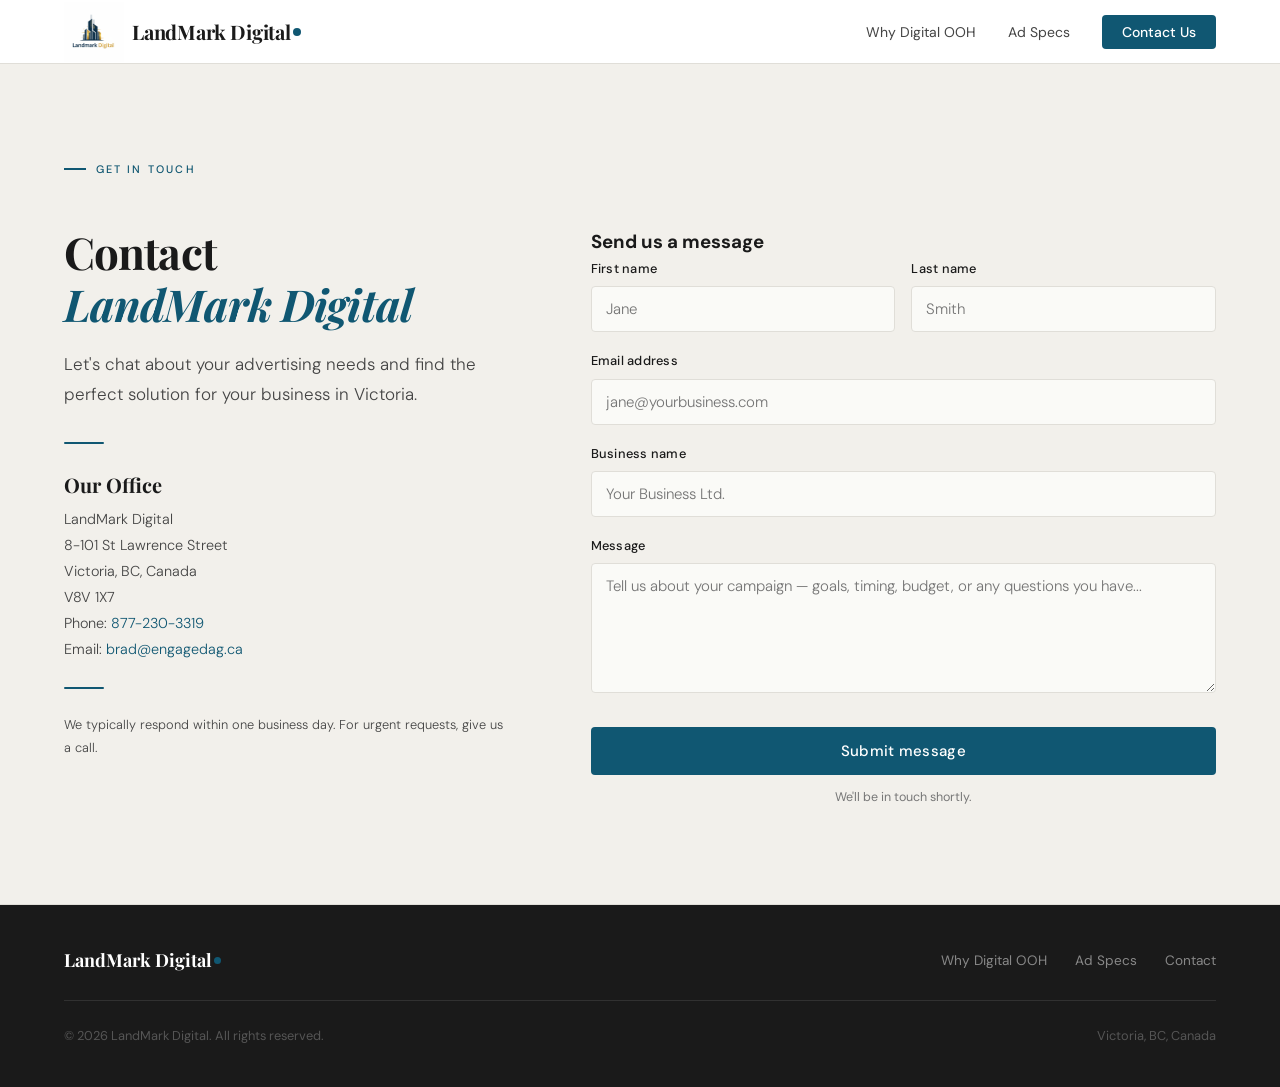
<file: contact.html>
<!DOCTYPE html>
<html lang="en">
<head>
<meta charset="UTF-8">
<meta name="viewport" content="width=device-width, initial-scale=1.0">
<title>LandMark Digital — Digital Outdoor Advertising, Victoria BC</title>
<link rel="preconnect" href="https://fonts.googleapis.com">
<link href="https://fonts.googleapis.com/css2?family=Playfair+Display:wght@700;900&family=DM+Sans:ital,wght@0,300;0,400;0,500;1,400&display=swap" rel="stylesheet">
<link rel="stylesheet" href="style.css">
</head>
<body>

 <!-- NAV -->
<nav>
  <div class="logo">
    <img width="60px" height ="60px" src="images/landmarklogo.png">
    <a href="/" class="nav-logo">LandMark Digital<span></span></a>
  </div>

  <ul class="nav-links">
    <li><a href="/why">Why Digital OOH</a></li>
    <!--<li><a href="locations.html">Our Locations</a></li>-->
    <li><a href="/specs">Ad Specs</a></li>
    <li><a href="/contact" class="nav-cta">Contact Us</a></li>
  </ul>
</nav>


<!-- CONTACT -->
<section id="contact" class="contact-section">
  <div class="eyebrow">Get in Touch</div>
  <div class="contact-layout">
    <div>
      <h2 class="section-title">Contact<br><em>LandMark Digital</em></h2>
      <p class="section-lead" style="margin-bottom:2rem;">Let's chat about your advertising needs and find the perfect solution for your business in Victoria.</p>
      <div class="contact-divider"></div>
      <div class="contact-info">
        <h3>Our Office</h3>
        <p class="contact-detail">
           LandMark Digital<br>
           8-101 St Lawrence Street<br>
          Victoria, BC, Canada<br>
          V8V 1X7<br>
          Phone: <a href="tel:8772303319">877-230-3319</a><br>
          Email: <a href="mailto:brad@engagedag.ca">brad@engagedag.ca</a>
        </p>
      </div>
      <div class="contact-divider"></div>
      <p class="contact-detail" style="font-size:0.8rem;">We typically respond within one business day. For urgent requests, give us a call.</p>
    </div>
    <form id="contactForm" action="https://formsubmit.co/info@landmarkdigital.net " method="POST">
      <h3>Send us a message</h3>
      <div class="form-2col">
        <div class="form-group">
          <label>First name</label>
          <input type="text" name="first_name" placeholder="Jane">
        </div>
        <div class="form-group">
          <label>Last name</label>
          <input type="text" name="last_name" placeholder="Smith">
        </div>
      </div>
      <div class="form-group">
        <label>Email address</label>
        <input type="email" name="email" placeholder="jane@yourbusiness.com">
      </div>
      <div class="form-group">
        <label>Business name</label>
        <input type="text" name="business_name" placeholder="Your Business Ltd.">
      </div>
      <div class="form-group">
        <label>Message</label>
        <textarea name="message" placeholder="Tell us about your campaign — goals, timing, budget, or any questions you have..."></textarea>
      </div>
      <button class="form-submit" type="submit">Submit message</button>
      <p class="form-note">We'll be in touch shortly.</p>
    </form>
  </div>
</section>

<!-- FOOTER -->
<footer>
  <div class="footer-inner">
    <a href="#" class="footer-logo">LandMark Digital<span></span></a>
    <div class="footer-links">
      <a href="/why">Why Digital OOH</a>
      <!--<a href="#locations">Our Locations</a>-->
      <a href="/specs">Ad Specs</a>
      <a href="/contact">Contact</a>
    </div>
  </div>
  <div class="footer-bottom">
    <span>© 2026 LandMark Digital. All rights reserved.</span>
    <span>Victoria, BC, Canada</span>
  </div>
</footer>
</body>
</html>
</file>
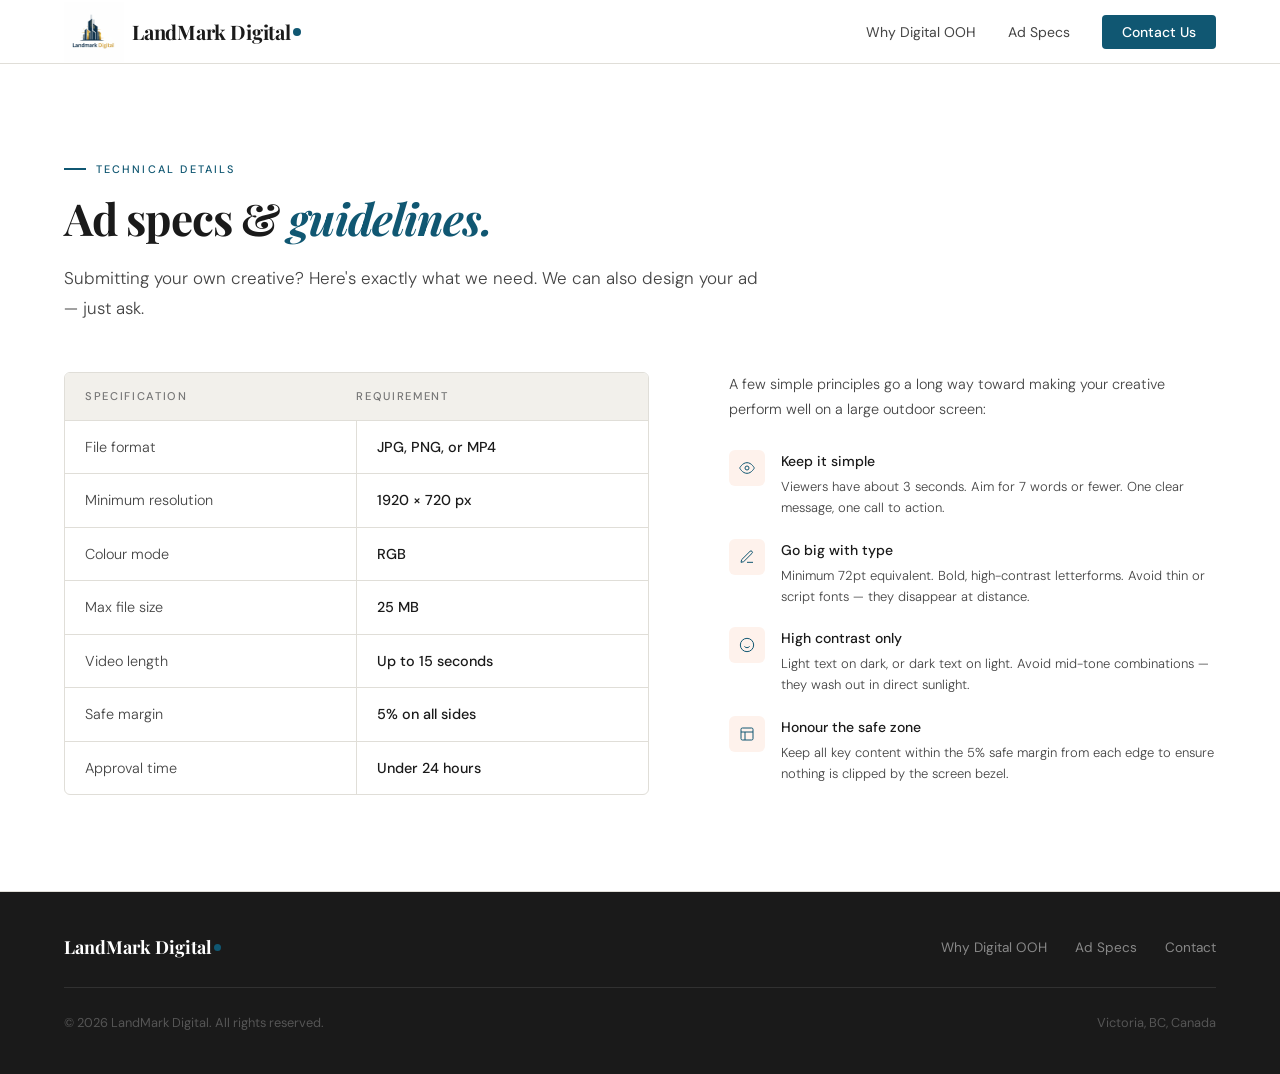
<file: specs.html>
<!DOCTYPE html>
<html lang="en">
<head>
<meta charset="UTF-8">
<meta name="viewport" content="width=device-width, initial-scale=1.0">
<title>LandMark Digital — Digital Outdoor Advertising, Victoria BC</title>
<link rel="preconnect" href="https://fonts.googleapis.com">
<link href="https://fonts.googleapis.com/css2?family=Playfair+Display:wght@700;900&family=DM+Sans:ital,wght@0,300;0,400;0,500;1,400&display=swap" rel="stylesheet">
<link rel="stylesheet" href="style.css">
</head>
<body>

 <!-- NAV -->
<nav>
  <div class="logo">
    <img width="60px" height ="60px" src="images/landmarklogo.png">
    <a href="/" class="nav-logo">LandMark Digital<span></span></a>
  </div>

  <ul class="nav-links">
    <li><a href="/why">Why Digital OOH</a></li>
    <!--<li><a href="locations.html">Our Locations</a></li>-->
    <li><a href="/specs">Ad Specs</a></li>
    <li><a href="/contact" class="nav-cta">Contact Us</a></li>
  </ul>
</nav>

<!-- AD SPECS -->
<section id="specs" class="specs-section">
  <div class="eyebrow">Technical Details</div>
  <h2 class="section-title">Ad specs &amp; <em>guidelines.</em></h2>
  <p class="section-lead">Submitting your own creative? Here's exactly what we need. We can also design your ad — just ask.</p>
  <div class="specs-layout">
    <div>
      <div class="specs-table">
        <div class="specs-th">
          <span>Specification</span>
          <span>Requirement</span>
        </div>
        <div class="spec-row">
          <div class="spec-key">File format</div>
          <div class="spec-val">JPG, PNG, or MP4</div>
        </div>
        <div class="spec-row">
          <div class="spec-key">Minimum resolution</div>
          <div class="spec-val">1920 × 720 px</div>
        </div>
        <div class="spec-row">
          <div class="spec-key">Colour mode</div>
          <div class="spec-val">RGB</div>
        </div>
        <div class="spec-row">
          <div class="spec-key">Max file size</div>
          <div class="spec-val">25 MB</div>
        </div>
        <div class="spec-row">
          <div class="spec-key">Video length</div>
          <div class="spec-val">Up to 15 seconds</div>
        </div>
        <div class="spec-row">
          <div class="spec-key">Safe margin</div>
          <div class="spec-val">5% on all sides</div>
        </div>
        <div class="spec-row">
          <div class="spec-key">Approval time</div>
          <div class="spec-val">Under 24 hours</div>
        </div>
      </div>
    </div>
    <div>
      <p style="font-size:0.9rem;color:var(--ink-mid);font-weight:300;margin-bottom:1.75rem;line-height:1.75;">A few simple principles go a long way toward making your creative perform well on a large outdoor screen:</p>
      <div class="specs-tips">
        <div class="spec-tip">
          <div class="tip-icon">
            <svg viewBox="0 0 24 24"><path d="M1 12s4-8 11-8 11 8 11 8-4 8-11 8-11-8-11-8z"/><circle cx="12" cy="12" r="3"/></svg>
          </div>
          <div>
            <div class="tip-title">Keep it simple</div>
            <div class="tip-desc">Viewers have about 3 seconds. Aim for 7 words or fewer. One clear message, one call to action.</div>
          </div>
        </div>
        <div class="spec-tip">
          <div class="tip-icon">
            <svg viewBox="0 0 24 24"><path d="M12 20h9"/><path d="M16.5 3.5a2.121 2.121 0 0 1 3 3L7 19l-4 1 1-4L16.5 3.5z"/></svg>
          </div>
          <div>
            <div class="tip-title">Go big with type</div>
            <div class="tip-desc">Minimum 72pt equivalent. Bold, high-contrast letterforms. Avoid thin or script fonts — they disappear at distance.</div>
          </div>
        </div>
        <div class="spec-tip">
          <div class="tip-icon">
            <svg viewBox="0 0 24 24"><circle cx="12" cy="12" r="10"/><path d="M8 14s1.5 2 4 2 4-2 4-2"/><line x1="9" y1="9" x2="9.01" y2="9"/><line x1="15" y1="9" x2="15.01" y2="9"/></svg>
          </div>
          <div>
            <div class="tip-title">High contrast only</div>
            <div class="tip-desc">Light text on dark, or dark text on light. Avoid mid-tone combinations — they wash out in direct sunlight.</div>
          </div>
        </div>
        <div class="spec-tip">
          <div class="tip-icon">
            <svg viewBox="0 0 24 24"><rect x="3" y="3" width="18" height="18" rx="2"/><path d="M3 9h18M9 21V9"/></svg>
          </div>
          <div>
            <div class="tip-title">Honour the safe zone</div>
            <div class="tip-desc">Keep all key content within the 5% safe margin from each edge to ensure nothing is clipped by the screen bezel.</div>
          </div>
        </div>
      </div>
    </div>
  </div>
</section>

<!-- FOOTER -->
<footer>
  <div class="footer-inner">
    <a href="#" class="footer-logo">LandMark Digital<span></span></a>
    <div class="footer-links">
      <a href="/why">Why Digital OOH</a>
      <!--<a href="#locations">Our Locations</a>-->
      <a href="/specs">Ad Specs</a>
      <a href="/contact">Contact</a>
    </div>
  </div>
  <div class="footer-bottom">
    <span>© 2026 LandMark Digital. All rights reserved.</span>
    <span>Victoria, BC, Canada</span>
  </div>
</footer>
</body>
</html>
</file>
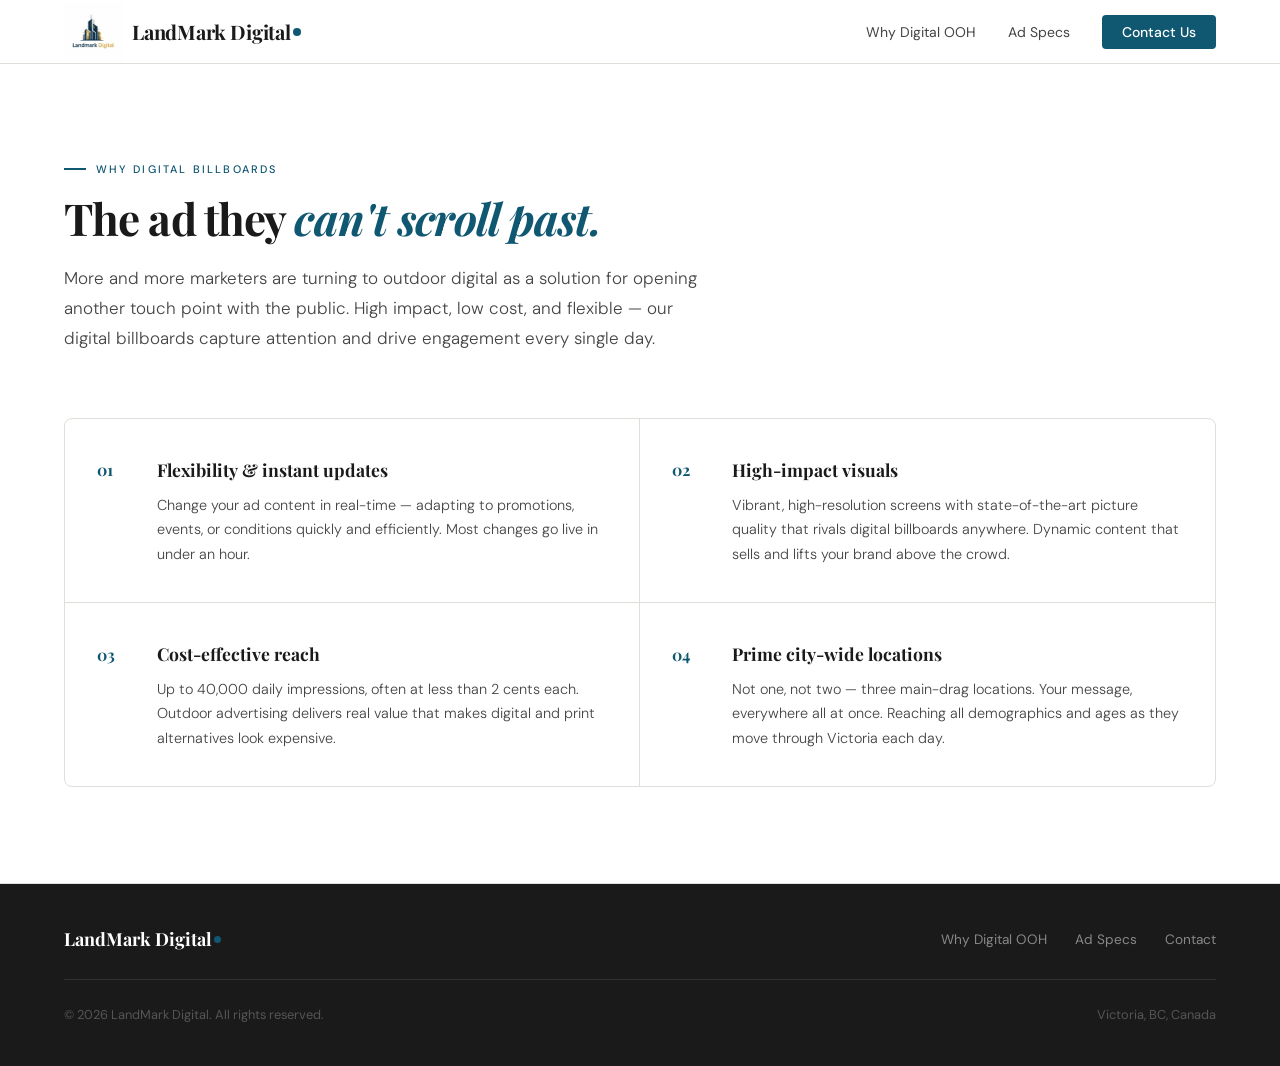
<file: why.html>
<!DOCTYPE html>
<html lang="en">
<head>
<meta charset="UTF-8">
<meta name="viewport" content="width=device-width, initial-scale=1.0">
<title>LandMark Digital — Digital Outdoor Advertising, Victoria BC</title>
<link rel="preconnect" href="https://fonts.googleapis.com">
<link href="https://fonts.googleapis.com/css2?family=Playfair+Display:wght@700;900&family=DM+Sans:ital,wght@0,300;0,400;0,500;1,400&display=swap" rel="stylesheet">
<link rel="stylesheet" href="style.css">
</head>
<body>

 <!-- NAV -->
<nav>
  <div class="logo">
    <img width="60px" height ="60px" src="images/landmarklogo.png">
    <a href="/" class="nav-logo">LandMark Digital<span></span></a>
  </div>

  <ul class="nav-links">
    <li><a href="/why">Why Digital OOH</a></li>
    <!--<li><a href="locations.html">Our Locations</a></li>-->
    <li><a href="/specs">Ad Specs</a></li>
    <li><a href="/contact" class="nav-cta">Contact Us</a></li>
  </ul>
</nav>

<!-- WHY DIGITAL OOH -->
<section id="why" class="why-section">
  <div class="why-intro">
    <div class="eyebrow">Why Digital Billboards</div>
    <h2 class="section-title">The ad they <em>can't scroll past.</em></h2>
    <p class="section-lead">
      More and more marketers are turning to outdoor digital as a solution for opening another touch point with the public. High impact, low cost, and flexible — our digital billboards capture attention and drive engagement every single day.
    </p>
  </div>
  <div class="features-grid">
    <div class="feature-cell">
      <div class="feature-num">01</div>
      <div>
        <div class="feature-title">Flexibility & instant updates</div>
        <div class="feature-desc">Change your ad content in real-time — adapting to promotions, events, or conditions quickly and efficiently. Most changes go live in under an hour.</div>
      </div>
    </div>
    <div class="feature-cell">
      <div class="feature-num">02</div>
      <div>
        <div class="feature-title">High-impact visuals</div>
        <div class="feature-desc">Vibrant, high-resolution screens with state-of-the-art picture quality that rivals digital billboards anywhere. Dynamic content that sells and lifts your brand above the crowd.</div>
      </div>
    </div>
    <div class="feature-cell">
      <div class="feature-num">03</div>
      <div>
        <div class="feature-title">Cost-effective reach</div>
        <div class="feature-desc">Up to 40,000 daily impressions, often at less than 2 cents each. Outdoor advertising delivers real value that makes digital and print alternatives look expensive.</div>
      </div>
    </div>
    <div class="feature-cell">
      <div class="feature-num">04</div>
      <div>
        <div class="feature-title">Prime city-wide locations</div>
        <div class="feature-desc">Not one, not two — three main-drag locations. Your message, everywhere all at once. Reaching all demographics and ages as they move through Victoria each day.</div>
      </div>
    </div>
  </div>
</section>

<!-- FOOTER -->
<footer>
  <div class="footer-inner">
    <a href="#" class="footer-logo">LandMark Digital<span></span></a>
    <div class="footer-links">
      <a href="/why">Why Digital OOH</a>
      <!--<a href="#locations">Our Locations</a>-->
      <a href="/specs">Ad Specs</a>
      <a href="/contact">Contact</a>
    </div>
  </div>
  <div class="footer-bottom">
    <span>© 2026 LandMark Digital. All rights reserved.</span>
    <span>Victoria, BC, Canada</span>
  </div>
</footer>
</body>
</html>
</file>
<file: style.css>
*, *::before, *::after { box-sizing: border-box; margin: 0; padding: 0; }

:root {
  --ink:       #1A1A1A;
  --ink-mid:   #444444;
  --ink-soft:  #777777;
  --rule:      #E0DED8;
  --paper:     #FAFAF7;
  --paper-2:   #F2F0EB;
  --orange:    #105772;
  --orange-lt: #F4784A;
  --orange-bg: #FEF2EC;
  --white:     #FFFFFF;
  --serif: 'Playfair Display', Georgia, serif;
  --sans:  'DM Sans', system-ui, sans-serif;
}

html { scroll-behavior: smooth; }

body {
  background: var(--paper);
  color: var(--ink);
  font-family: var(--sans);
  font-size: 16px;
  line-height: 1.7;
  -webkit-font-smoothing: antialiased;
}

.logo {
    display: flex;
    align-items: center;
    gap: 8px;      /* Adjust this value to control the spacing */
}

.logo img {
    display: block; /* Removes the inline-image whitespace */
}

/* ─── NAV ─── */
nav {
  position: sticky; top: 0; z-index: 100;
  background: var(--white);
  border-bottom: 1px solid var(--rule);
  display: flex; align-items: center; justify-content: space-between;
  padding: 0 5%;
  height: 64px;
}
.nav-logo {
  font-family: var(--serif);
  font-size: 1.25rem; font-weight: 700;
  color: var(--ink); text-decoration: none;
  letter-spacing: -0.01em;
}
.nav-logo span {
  display: inline-block;
  width: 8px; height: 8px;
  background: var(--orange);
  border-radius: 50%;
  margin-left: 2px;
  vertical-align: middle;
  position: relative; top: -2px;
}
.nav-links { display: flex; align-items: center; gap: 2rem; list-style: none; }
.nav-links a {
  font-size: 0.875rem; font-weight: 400;
  color: var(--ink-mid); text-decoration: none;
  transition: color 0.2s;
}
.nav-links a:hover { color: var(--orange); }
.nav-cta {
  background: var(--orange) !important;
  color: var(--white) !important;
  padding: 0.5rem 1.25rem;
  border-radius: 4px;
  font-weight: 500 !important;
  transition: background 0.2s !important;
}
.nav-cta:hover { background: var(--orange-lt) !important; }

/* ─── HERO ─── */
.hero {
  background: var(--white);
  padding: 0 5%;
  display: grid;
  grid-template-columns: 1fr 1fr;
  gap: 0;
  min-height: 88vh;
  border-bottom: 1px solid var(--rule);
  overflow: hidden;
}
.hero-left {
  display: flex; flex-direction: column; justify-content: center;
  padding: 5rem 4rem 5rem 0;
  border-right: 1px solid var(--rule);
}
.hero-kicker {
  display: inline-flex; align-items: center; gap: 0.6rem;
  font-size: 0.7rem; font-weight: 500; letter-spacing: 0.18em;
  text-transform: uppercase; color: var(--orange);
  margin-bottom: 1.75rem;
}
.hero-kicker::before {
  content: '';
  display: inline-block; width: 28px; height: 1.5px;
  background: var(--orange);
}
.hero h1 {
  font-family: var(--serif);
  font-size: clamp(2.5rem, 5vw, 4.25rem);
  font-weight: 900;
  line-height: 1.08;
  letter-spacing: -0.02em;
  color: var(--ink);
  margin-bottom: 1.5rem;
}
.hero h1 em {
  font-style: italic;
  color: var(--orange);
}
.hero-desc {
  font-size: 1.0625rem;
  color: var(--ink-mid);
  line-height: 1.75;
  max-width: 46ch;
  margin-bottom: 2.25rem;
  font-weight: 300;
}
.hero-actions { display: flex; gap: 1rem; align-items: center; flex-wrap: wrap; }
.btn-primary {
  background: var(--orange);
  color: var(--white);
  padding: 0.8rem 1.75rem;
  border-radius: 4px;
  font-weight: 500;
  font-size: 0.9375rem;
  text-decoration: none;
  transition: background 0.2s;
  display: inline-block;
}
.btn-primary:hover { background: var(--orange-lt); }
.btn-outline {
  color: var(--ink-mid);
  padding: 0.8rem 1.25rem;
  border-radius: 4px;
  font-size: 0.9375rem;
  text-decoration: none;
  border: 1px solid var(--rule);
  transition: border-color 0.2s, color 0.2s;
  display: inline-block;
}
.btn-outline:hover { border-color: var(--orange); color: var(--orange); }

.hero-stats {
  display: flex; gap: 2.5rem;
  margin-top: 3rem;
  padding-top: 2.5rem;
  border-top: 1px solid var(--rule);
}
.hero-stat-num {
  font-family: var(--serif);
  font-size: 2rem; font-weight: 700;
  color: var(--ink); line-height: 1;
}
.hero-stat-num b { color: var(--orange); font-weight: 900; }
.hero-stat-label {
  font-size: 0.75rem; color: var(--ink-soft);
  letter-spacing: 0.06em; text-transform: uppercase;
  margin-top: 0.3rem;
}

.hero-right {
  position: relative;
  display: flex; align-items: stretch;
}
.hero-photo-stack {
  width: 100%; position: relative;
}
.hero-photo-main {
  width: 100%; height: 100%;
  object-fit: cover;
  display: block;
  filter: saturate(0.92);
}
.hero-photo-placeholder {
  width: 100%; height: 100%;
  background: var(--paper-2);
  display: flex; align-items: center; justify-content: center;
  flex-direction: column; gap: 1rem;
}
.hero-photo-placeholder svg {
  width: 64px; height: 64px;
  stroke: var(--rule); fill: none; stroke-width: 1;
}
.hero-photo-placeholder p {
  font-size: 0.8rem; color: var(--ink-soft);
  text-align: center; max-width: 18ch;
}
.hero-tag {
  position: absolute; bottom: 2rem; left: 2rem;
  background: var(--white);
  border: 1px solid var(--rule);
  border-radius: 6px;
  padding: 0.75rem 1rem;
  display: flex; align-items: center; gap: 0.75rem;
}
.hero-tag-dot {
  width: 10px; height: 10px; border-radius: 50%;
  background: var(--orange);
  flex-shrink: 0;
}
.hero-tag-text { font-size: 0.8rem; font-weight: 500; color: var(--ink); }
.hero-tag-sub { font-size: 0.7rem; color: var(--ink-soft); margin-top: 0.05rem; }

/* ─── STRIP ─── */
.strip {
  background: var(--ink);
  color: var(--white);
  padding: 1rem 5%;
  display: flex; align-items: center; gap: 3rem;
  overflow: hidden;
}
.strip-label {
  font-size: 0.65rem; font-weight: 500; letter-spacing: 0.2em;
  text-transform: uppercase; color: var(--orange);
  white-space: nowrap; flex-shrink: 0;
}
.strip-items {
  display: flex; gap: 3rem;
  white-space: nowrap;
  animation: scroll-strip 30s linear infinite;
}
.strip-item {
  display: flex; align-items: center; gap: 0.75rem;
  font-size: 0.8125rem; font-weight: 300; color: #ccc;
}
.strip-item::before {
  content: '';
  width: 5px; height: 5px; border-radius: 50%;
  background: var(--orange); flex-shrink: 0;
}
@keyframes scroll-strip {
  from { transform: translateX(100%); }
  to   { transform: translateX(-120%); }
}

/* ─── SHARED SECTION ─── */
section { padding: 6rem 5%; }
.eyebrow {
  font-size: 0.68rem; font-weight: 500;
  letter-spacing: 0.2em; text-transform: uppercase;
  color: var(--orange); margin-bottom: 0.875rem;
  display: flex; align-items: center; gap: 0.6rem;
}
.eyebrow::before {
  content: ''; width: 22px; height: 1.5px; background: var(--orange);
}
h2.section-title {
  font-family: var(--serif);
  font-size: clamp(1.875rem, 3.5vw, 2.75rem);
  font-weight: 700;
  line-height: 1.18; letter-spacing: -0.02em;
  margin-bottom: 1.25rem;
}
h2.section-title em { font-style: italic; color: var(--orange); }
.section-lead {
  font-size: 1.0625rem; color: var(--ink-mid);
  line-height: 1.75; font-weight: 300;
  max-width: 58ch;
}
.rule-line { border: none; border-top: 1px solid var(--rule); margin: 3rem 0; }

/* ─── WHY SECTION ─── */
.why-section { background: var(--white); border-bottom: 1px solid var(--rule); }
.why-intro { max-width: 60ch; margin-bottom: 4rem; }
.features-grid {
  display: grid;
  grid-template-columns: repeat(2, 1fr);
  gap: 0;
  border: 1px solid var(--rule);
  border-radius: 8px;
  overflow: hidden;
}
.feature-cell {
  padding: 2.25rem 2rem;
  border-right: 1px solid var(--rule);
  border-bottom: 1px solid var(--rule);
  display: grid;
  grid-template-columns: 2.5rem 1fr;
  gap: 1.25rem;
  align-items: start;
  transition: background 0.2s;
}
.feature-cell:hover { background: var(--orange-bg); }
.feature-cell:nth-child(2n) { border-right: none; }
.feature-cell:nth-child(3),
.feature-cell:nth-child(4) { border-bottom: none; }
.feature-num {
  font-family: var(--serif);
  font-size: 1rem; font-weight: 700; color: var(--orange);
  padding-top: 0.1rem;
}
.feature-title {
  font-family: var(--serif);
  font-size: 1.1rem; font-weight: 700;
  margin-bottom: 0.5rem; color: var(--ink);
}
.feature-desc { font-size: 0.9rem; color: var(--ink-mid); line-height: 1.7; font-weight: 300; }

/* ─── PHOTO FEATURE STRIP ─── */
.photo-feature { background: var(--paper-2); border-top: 1px solid var(--rule); border-bottom: 1px solid var(--rule); }
.photo-feature-grid {
  display: grid;
  grid-template-columns: 1fr 1fr;
  gap: 4rem;
  align-items: center;
}
.photo-feature-img {
  border-radius: 6px;
  overflow: hidden;
  border: 1px solid var(--rule);
  aspect-ratio: 4/3;
  background: var(--paper);
  display: flex; align-items: center; justify-content: center;
  flex-direction: column; gap: 0.75rem;
}
.photo-feature-img svg {
  width: 52px; height: 52px;
  stroke: #ccc; fill: none; stroke-width: 1;
}
.photo-feature-img p {
  font-size: 0.8rem; color: var(--ink-soft);
  text-align: center; max-width: 20ch;
}
.photo-feature-content { padding: 1rem 0; }
.photo-feature-content blockquote {
  font-family: var(--serif);
  font-size: 1.5rem; font-weight: 700; font-style: italic;
  line-height: 1.4; color: var(--ink);
  border-left: 3px solid var(--orange);
  padding-left: 1.25rem;
  margin: 1.5rem 0;
}
.photo-feature-desc {
  font-size: 0.9375rem; color: var(--ink-mid);
  line-height: 1.75; font-weight: 300;
  margin-bottom: 1.5rem;
}

/* ─── LOCATIONS ─── */
.locations-section { background: var(--white); border-bottom: 1px solid var(--rule); }
.locations-grid {
  display: grid;
  grid-template-columns: repeat(3, 1fr);
  gap: 1.5rem;
  margin-top: 3rem;
}
.location-card {
  border: 1px solid var(--rule);
  border-radius: 6px;
  overflow: hidden;
  transition: box-shadow 0.2s, border-color 0.2s;
}
.location-card:hover {
  border-color: var(--orange);
  box-shadow: 0 4px 20px rgba(229,84,27,0.08);
}
.location-card-img {
  aspect-ratio: 16/9;
  background: var(--paper-2);
  display: flex; align-items: center; justify-content: center;
  border-bottom: 1px solid var(--rule);
}
.location-card-img svg {
  width: 40px; height: 40px;
  stroke: #ccc; fill: none; stroke-width: 1;
}
.location-card-body { padding: 1.5rem; }
.location-tag {
  display: inline-block;
  background: var(--orange-bg);
  color: var(--orange);
  font-size: 0.65rem; font-weight: 500;
  letter-spacing: 0.1em; text-transform: uppercase;
  padding: 0.25rem 0.6rem; border-radius: 100px;
  margin-bottom: 0.75rem;
}
.location-name {
  font-family: var(--serif);
  font-size: 1.125rem; font-weight: 700;
  color: var(--ink); margin-bottom: 0.5rem;
}
.location-desc {
  font-size: 0.875rem; color: var(--ink-mid);
  line-height: 1.65; font-weight: 300;
}
.location-link {
  display: inline-flex; align-items: center; gap: 0.4rem;
  font-size: 0.8rem; font-weight: 500;
  color: var(--orange); text-decoration: none;
  margin-top: 1rem;
  transition: gap 0.2s;
}
.location-link:hover { gap: 0.7rem; }
.location-link svg { width: 14px; height: 14px; stroke: currentColor; fill: none; stroke-width: 2; }

/* ─── TESTIMONIALS ─── */
.testimonials-section { background: var(--paper-2); border-bottom: 1px solid var(--rule); }
.testimonials-intro { margin-bottom: 3rem; }
.testimonials-grid {
  display: grid;
  grid-template-columns: repeat(3, 1fr);
  gap: 1.5rem;
}
.testimonial-card {
  background: var(--white);
  border: 1px solid var(--rule);
  border-radius: 6px;
  padding: 1.75rem;
}
.t-quote-mark {
  font-family: var(--serif);
  font-size: 3rem; line-height: 1;
  color: var(--orange); opacity: 0.3;
  margin-bottom: 0.25rem;
}
.t-quote {
  font-size: 0.9rem; color: var(--ink-mid);
  line-height: 1.75; font-style: italic; font-weight: 300;
  margin-bottom: 1.25rem;
}
.t-author { font-size: 0.875rem; font-weight: 500; color: var(--ink); }
.t-biz { font-size: 0.8rem; color: var(--ink-soft); margin-top: 0.1rem; }
.t-stars { color: var(--orange); font-size: 0.75rem; letter-spacing: 0.1em; margin-bottom: 0.75rem; }

/* ─── AD SPECS ─── */
.specs-section { background: var(--white); border-bottom: 1px solid var(--rule); }
.specs-layout {
  display: grid;
  grid-template-columns: 1.2fr 1fr;
  gap: 5rem;
  align-items: start;
  margin-top: 3rem;
}
.specs-table { border: 1px solid var(--rule); border-radius: 6px; overflow: hidden; }
.specs-th {
  background: var(--paper-2);
  border-bottom: 1px solid var(--rule);
  padding: 0.875rem 1.25rem;
  display: grid;
  grid-template-columns: 1fr 1fr;
  font-size: 0.7rem; font-weight: 500;
  letter-spacing: 0.15em; text-transform: uppercase;
  color: var(--ink-soft);
}
.spec-row {
  display: grid;
  grid-template-columns: 1fr 1fr;
  border-bottom: 1px solid var(--rule);
  font-size: 0.9rem;
}
.spec-row:last-child { border-bottom: none; }
.spec-key { padding: 0.875rem 1.25rem; color: var(--ink-mid); font-weight: 300; }
.spec-val { padding: 0.875rem 1.25rem; color: var(--ink); font-weight: 500; border-left: 1px solid var(--rule); }
.specs-tips { display: flex; flex-direction: column; gap: 1.25rem; margin-top: 0.5rem; }
.spec-tip {
  display: flex; gap: 1rem; align-items: flex-start;
}
.tip-icon {
  width: 2.25rem; height: 2.25rem; flex-shrink: 0;
  background: var(--orange-bg);
  border-radius: 6px;
  display: flex; align-items: center; justify-content: center;
}
.tip-icon svg { width: 16px; height: 16px; stroke: var(--orange); fill: none; stroke-width: 1.5; }
.tip-title { font-size: 0.875rem; font-weight: 500; color: var(--ink); margin-bottom: 0.2rem; }
.tip-desc { font-size: 0.8125rem; color: var(--ink-mid); line-height: 1.6; font-weight: 300; }

/* ─── CTA BANNER ─── */
.cta-banner {
  background: var(--ink);
  padding: 5rem 5%;
  display: flex; align-items: center; justify-content: space-between;
  gap: 3rem; flex-wrap: wrap;
}
.cta-banner h2 {
  font-family: var(--serif);
  font-size: clamp(1.75rem, 3vw, 2.5rem);
  font-weight: 700; color: var(--white);
  line-height: 1.25; letter-spacing: -0.02em;
  max-width: 28ch;
}
.cta-banner h2 em { font-style: italic; color: var(--orange); }
.btn-primary-lg {
  background: var(--orange);
  color: var(--white);
  padding: 1rem 2.25rem;
  border-radius: 4px;
  font-weight: 500;
  font-size: 1rem;
  text-decoration: none;
  white-space: nowrap;
  transition: background 0.2s;
  flex-shrink: 0;
}
.btn-primary-lg:hover { background: var(--orange-lt); }

/* ─── CONTACT ─── */
.contact-section { background: var(--paper-2); border-bottom: 1px solid var(--rule); }
.contact-layout {
  display: grid;
  grid-template-columns: 1fr 1.4fr;
  gap: 5rem;
  align-items: start;
  margin-top: 3rem;
}
.contact-info { display: flex; flex-direction: column; gap: 0.1rem; }
.contact-info h3 {
  font-family: var(--serif);
  font-size: 1.25rem; font-weight: 700;
  margin-bottom: 0.25rem; color: var(--ink);
}
.contact-detail {
  font-size: 0.9rem; color: var(--ink-mid); font-weight: 300;
  line-height: 1.8;
}
.contact-detail a { color: var(--orange); text-decoration: none; }
.contact-detail a:hover { text-decoration: underline; }
.contact-divider { width: 40px; height: 2px; background: var(--orange); margin: 1.5rem 0; border-radius: 1px; }

.contact-form {
  background: var(--white);
  border: 1px solid var(--rule);
  border-radius: 8px;
  padding: 2.5rem;
}
.contact-form h3 {
  font-family: var(--serif);
  font-size: 1.25rem; font-weight: 700;
  color: var(--ink); margin-bottom: 1.75rem;
}
.form-2col { display: grid; grid-template-columns: 1fr 1fr; gap: 1rem; }
.form-group { margin-bottom: 1.125rem; }
.form-group label {
  display: block; margin-bottom: 0.4rem;
  font-size: 0.8rem; font-weight: 500;
  color: var(--ink); letter-spacing: 0.02em;
}
.form-group input,
.form-group textarea,
.form-group select {
  width: 100%;
  background: var(--paper);
  border: 1px solid var(--rule);
  border-radius: 4px;
  padding: 0.75rem 0.875rem;
  color: var(--ink);
  font-family: var(--sans);
  font-size: 0.9375rem;
  font-weight: 300;
  transition: border-color 0.2s, box-shadow 0.2s;
  outline: none;
  appearance: none;
}
.form-group input:focus,
.form-group textarea:focus,
.form-group select:focus {
  border-color: var(--orange);
  box-shadow: 0 0 0 3px rgba(229,84,27,0.1);
}
.form-group textarea { height: 130px; resize: vertical; }
.form-submit {
  width: 100%;
  background: var(--orange);
  border: none;
  border-radius: 4px;
  padding: 0.875rem;
  color: var(--white);
  font-family: var(--sans);
  font-size: 0.9375rem;
  font-weight: 500;
  cursor: pointer;
  transition: background 0.2s;
  letter-spacing: 0.02em;
  margin-top: 0.5rem;
}
.form-submit:hover { background: var(--orange-lt); }
.form-note {
  font-size: 0.78rem; color: var(--ink-soft);
  text-align: center; margin-top: 0.75rem;
}

/* ─── FOOTER ─── */
footer {
  background: var(--ink);
  padding: 2.5rem 5%;
}
.footer-inner {
  display: flex; justify-content: space-between; align-items: center;
  flex-wrap: wrap; gap: 1.25rem;
  margin-bottom: 1.5rem;
  padding-bottom: 1.5rem;
  border-bottom: 1px solid rgba(255,255,255,0.1);
}
.footer-logo {
  font-family: var(--serif);
  font-size: 1.125rem; font-weight: 700;
  color: var(--white); text-decoration: none;
}
.footer-logo span {
  display: inline-block;
  width: 7px; height: 7px; background: var(--orange);
  border-radius: 50%; margin-left: 2px;
  vertical-align: middle; position: relative; top: -2px;
}
.footer-links { display: flex; gap: 1.75rem; }
.footer-links a {
  font-size: 0.85rem; color: #888;
  text-decoration: none; transition: color 0.2s;
}
.footer-links a:hover { color: var(--orange); }
.footer-bottom {
  display: flex; justify-content: space-between; align-items: center;
  font-size: 0.8rem; color: #555; flex-wrap: wrap; gap: 0.5rem;
}

/* ─── RESPONSIVE — TABLET ─── */
@media (max-width: 960px) {
  /* Hero */
  .hero { grid-template-columns: 1fr; min-height: auto; }
  .hero-left { border-right: none; border-bottom: 1px solid var(--rule); padding: 4rem 0 3rem; }
  .hero-right { min-height: 320px; }

  /* Features */
  .features-grid { grid-template-columns: 1fr 1fr; }
  .feature-cell:nth-child(2n) { border-right: none; }
  .feature-cell:nth-child(3),
  .feature-cell:nth-child(4) { border-bottom: none; }

  /* Other grids */
  .photo-feature-grid { grid-template-columns: 1fr; }
  .photo-feature-grid img { max-height: 360px; width: 100%; object-fit: cover; border-radius: 6px; }
  .locations-grid { grid-template-columns: 1fr 1fr; }
  .testimonials-grid { grid-template-columns: 1fr 1fr; }
  .specs-layout { grid-template-columns: 1fr; gap: 2rem; }
  .contact-layout { grid-template-columns: 1fr; gap: 2rem; }

  /* CTA banner */
  .cta-banner { flex-direction: column; text-align: center; align-items: center; }
}

/* ─── RESPONSIVE — MOBILE ─── */
@media (max-width: 640px) {

  /* ── Nav ── */
  nav {
    padding: 0 4%;
    height: 58px;
  }
  .nav-links { display: none; }
  .nav-logo { font-size: 1.05rem; }
  .logo img { width: 44px; height: 44px; }

  /* ── Global spacing ── */
  section { padding: 3.5rem 4%; }
  .hero { padding: 0 4%; }

  /* ── Hero ── */
  .hero-left { padding: 2.75rem 0 2.25rem; }
  .hero h1 { font-size: clamp(2rem, 9vw, 2.6rem); margin-bottom: 1.25rem; }
  .hero-desc { font-size: 0.9375rem; margin-bottom: 1.75rem; }
  .hero-actions { flex-direction: column; align-items: stretch; gap: 0.75rem; }
  .btn-primary,
  .btn-outline { text-align: center; }
  .hero-stats {
    flex-direction: row;
    flex-wrap: wrap;
    gap: 1.25rem 2rem;
    margin-top: 2rem;
    padding-top: 2rem;
  }
  .hero-stat-num { font-size: 1.6rem; }
  .hero-right { min-height: 240px; }
  .hero-tag {
    bottom: 1rem; left: 1rem;
    padding: 0.6rem 0.85rem;
    gap: 0.6rem;
  }
  .hero-tag-text { font-size: 0.72rem; }
  .hero-tag-sub { font-size: 0.64rem; }

  /* ── Strip ── */
  .strip { padding: 0.85rem 4%; }
  .strip-item { font-size: 0.75rem; }

  /* ── Shared section headings ── */
  h2.section-title { font-size: clamp(1.5rem, 7vw, 2rem); }
  .section-lead { font-size: 0.9375rem; }

  /* ── Why / Features ── */
  .why-intro { margin-bottom: 2rem; }
  .features-grid {
    grid-template-columns: 1fr;
    border-radius: 6px;
  }
  .feature-cell {
    border-right: none !important;
    border-bottom: 1px solid var(--rule) !important;
    padding: 1.5rem 1.25rem;
    grid-template-columns: 2rem 1fr;
    gap: 0.875rem;
  }
  .feature-cell:last-child { border-bottom: none !important; }

  /* ── Photo feature ── */
  .photo-feature { padding: 0; }
  .photo-feature-grid { gap: 0; }
  .photo-feature-grid img {
    max-height: 220px;
    width: 100%;
    object-fit: cover;
    border-radius: 0;
  }
  .photo-feature-content {
    padding: 2rem 4%;
  }
  .photo-feature-content blockquote {
    font-size: 1.2rem;
    margin: 1.25rem 0;
  }

  /* ── Testimonials ── */
  .testimonials-grid { grid-template-columns: 1fr; gap: 1rem; }
  .testimonials-intro { margin-bottom: 2rem; }

  /* ── Locations ── */
  .locations-grid { grid-template-columns: 1fr; gap: 1rem; margin-top: 2rem; }

  /* ── Ad Specs ── */
  .specs-layout { margin-top: 2rem; gap: 2rem; }
  .spec-key,
  .spec-val { padding: 0.75rem 1rem; font-size: 0.85rem; }
  .specs-th { padding: 0.75rem 1rem; }

  /* ── CTA Banner ── */
  .cta-banner {
    padding: 3.5rem 4%;
    flex-direction: column;
    align-items: flex-start;
    gap: 1.75rem;
  }
  .btn-primary-lg { width: 100%; text-align: center; }

  /* ── Contact ── */
  .contact-layout { margin-top: 2rem; }
  .contact-form { padding: 1.75rem 1.25rem; }
  .form-2col { grid-template-columns: 1fr; }

  /* ── Footer ── */
  footer { padding: 2rem 4%; }
  .footer-inner { flex-direction: column; align-items: flex-start; gap: 1rem; }
  .footer-links {
    flex-direction: column;
    gap: 0.625rem;
  }
  .footer-bottom { flex-direction: column; gap: 0.25rem; }
}
</file>
